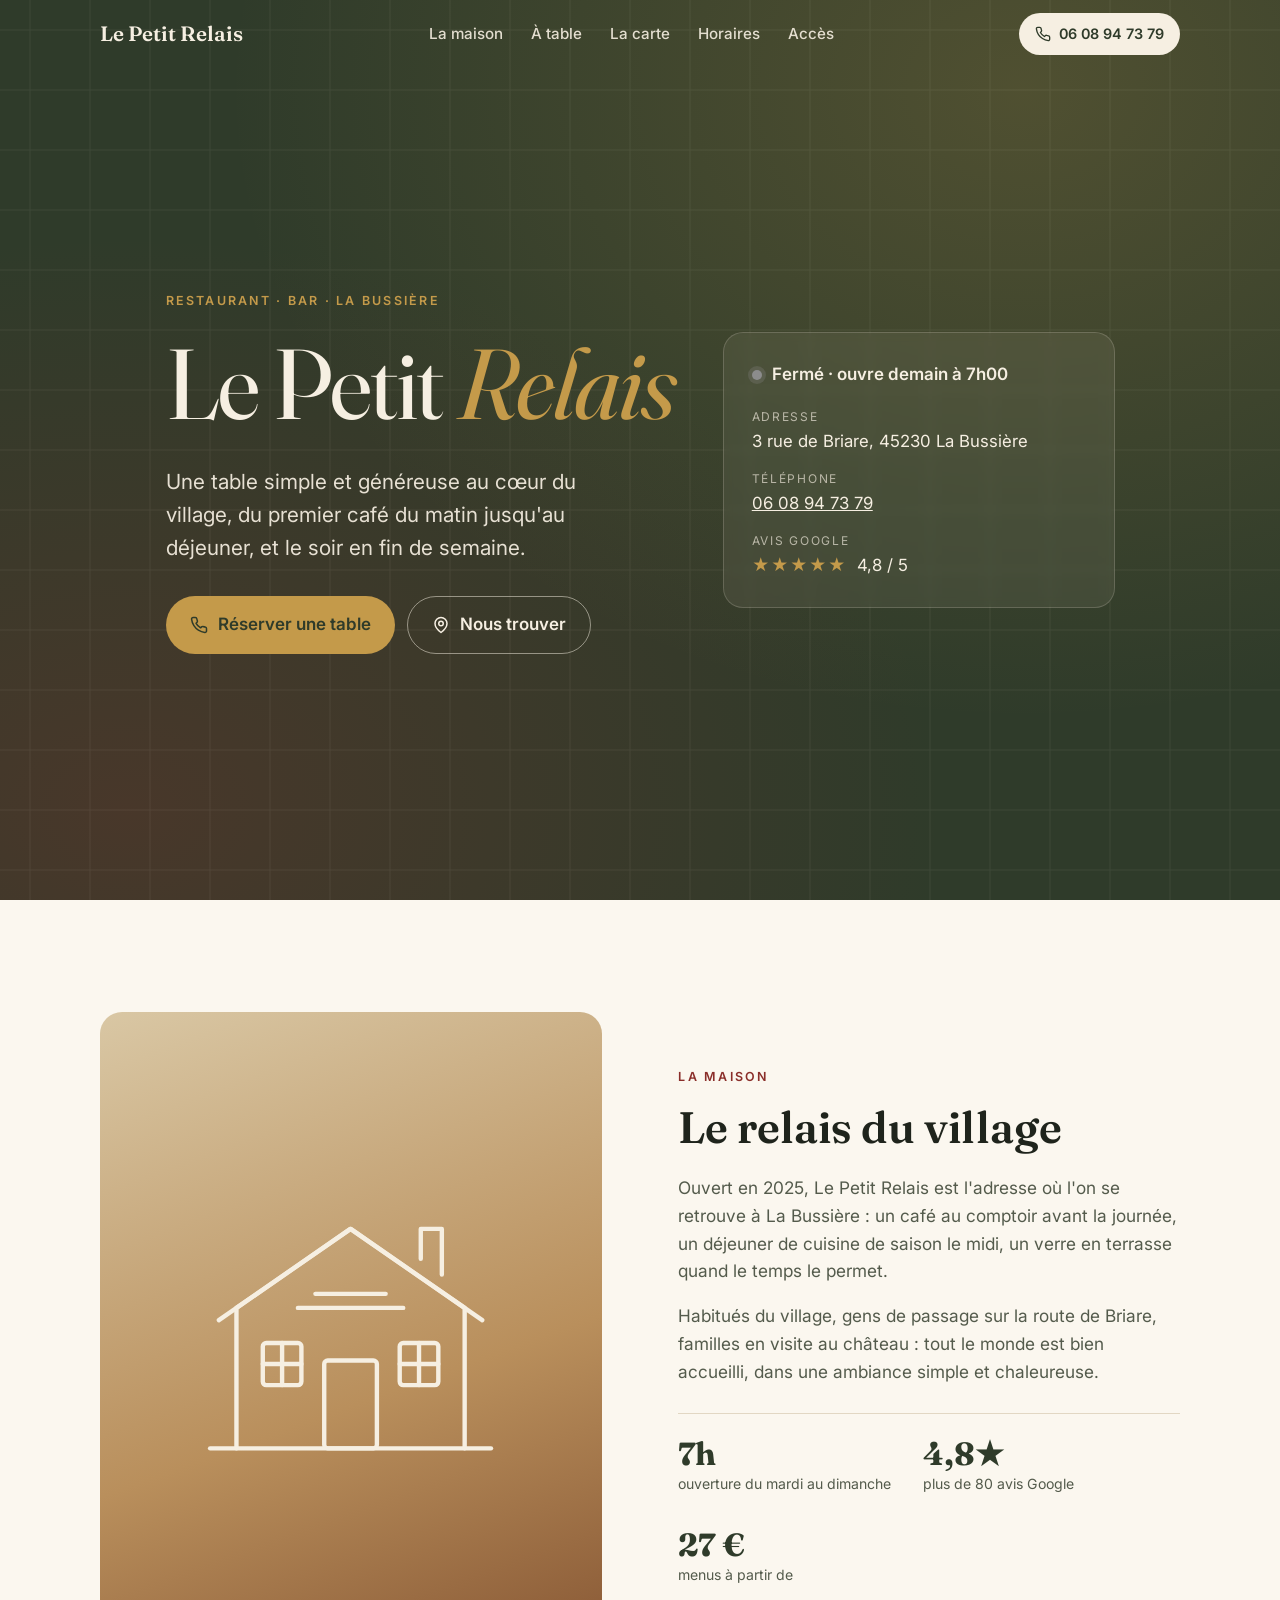
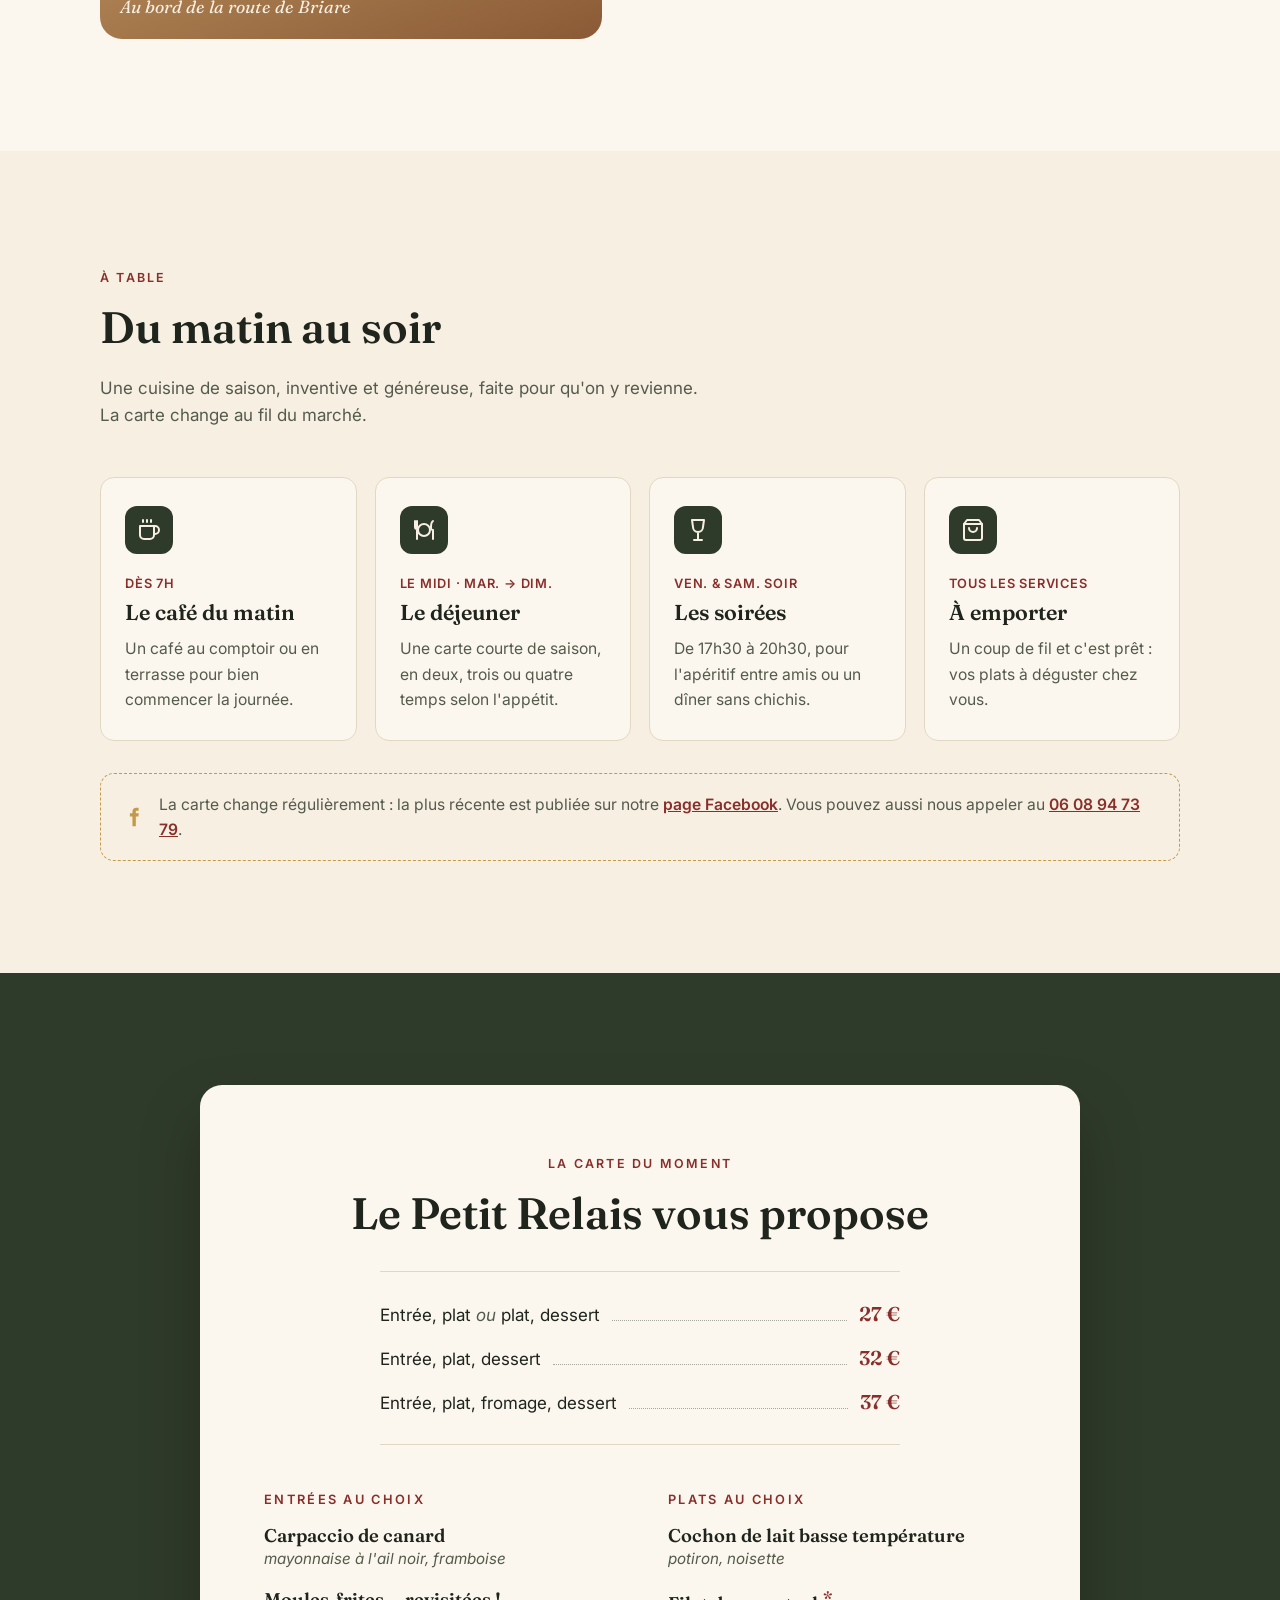
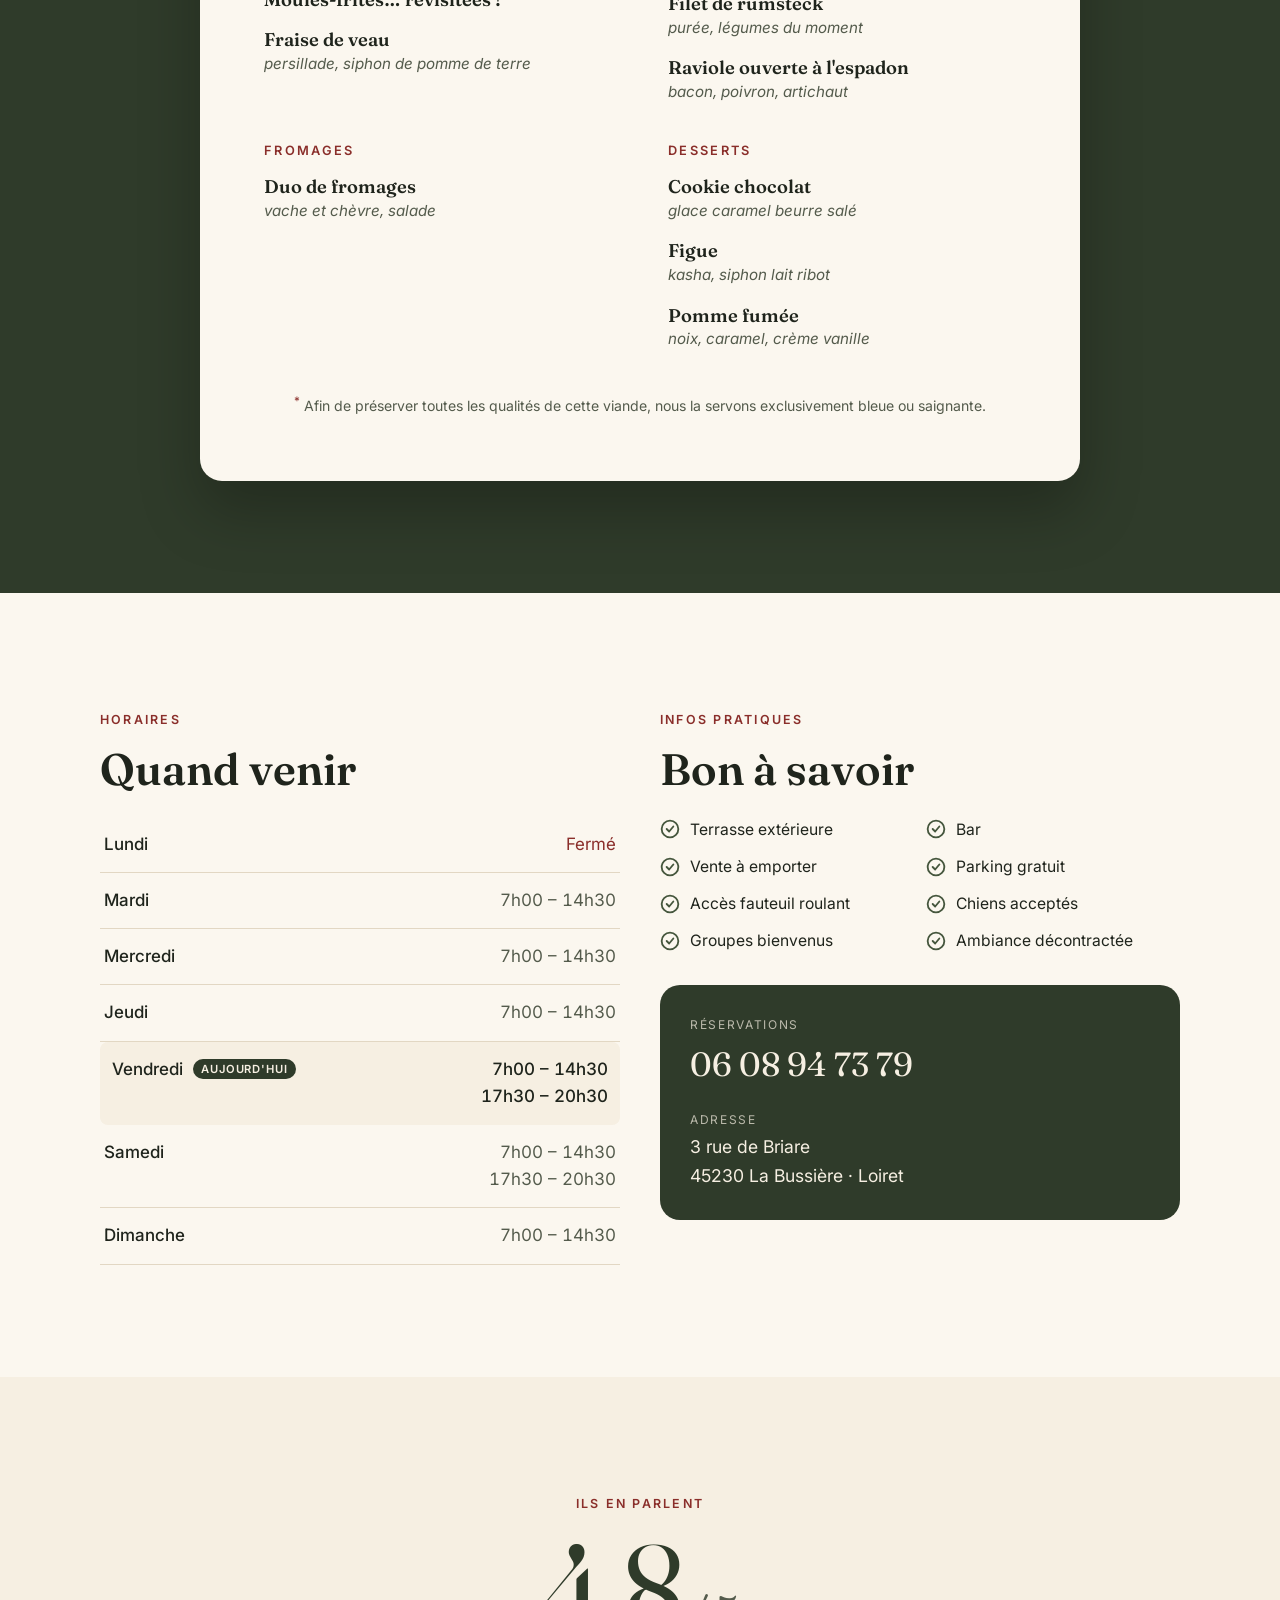
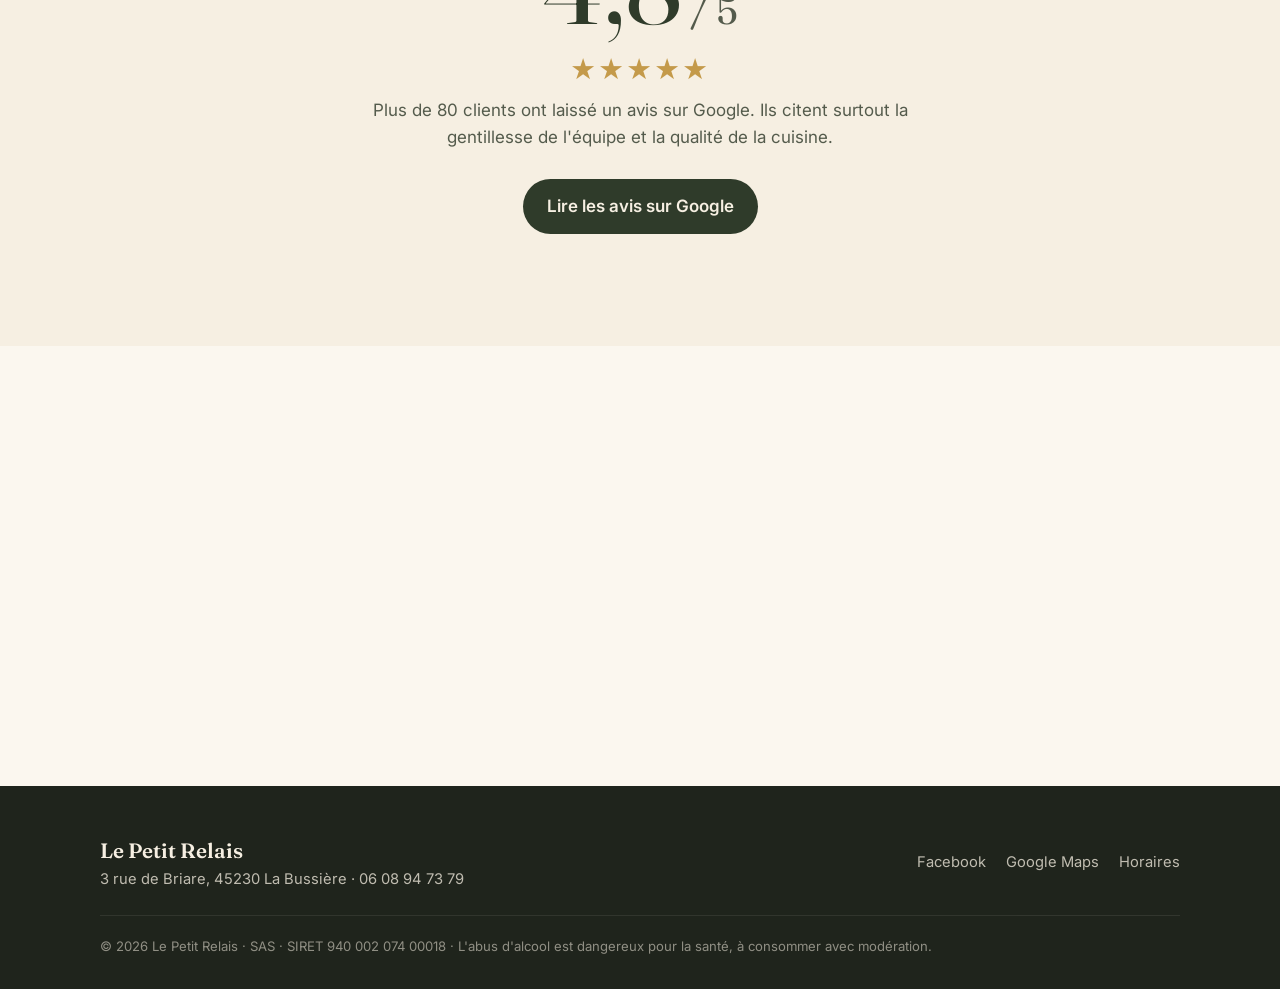
<file: index.html>
<!doctype html>
<html lang="fr">
<head>
<meta charset="utf-8">
<meta name="viewport" content="width=device-width, initial-scale=1">
<title>Le Petit Relais · Restaurant à La Bussière (Loiret)</title>
<meta name="description" content="Le Petit Relais, restaurant traditionnel et bar au 3 rue de Briare à La Bussière (45230). Cuisine de saison, menus de 27 à 37 €. Ouvert du mardi au dimanche dès 7h, le soir le vendredi et samedi. Terrasse, vente à emporter, parking gratuit.">
<meta property="og:title" content="Le Petit Relais · La Bussière">
<meta property="og:description" content="Restaurant traditionnel et bar à La Bussière. Café dès 7h, déjeuner du mardi au dimanche, soirées le vendredi et samedi.">
<meta property="og:type" content="website">
<meta property="og:locale" content="fr_FR">
<meta name="theme-color" content="#2f3b2a">
<link rel="icon" href="data:image/svg+xml,%3Csvg xmlns='http://www.w3.org/2000/svg' viewBox='0 0 64 64'%3E%3Crect width='64' height='64' rx='14' fill='%232f3b2a'/%3E%3Ctext x='32' y='43' font-family='Georgia,serif' font-size='30' fill='%23f4ecdc' text-anchor='middle'%3EPR%3C/text%3E%3C/svg%3E">
<link rel="preconnect" href="https://fonts.googleapis.com">
<link rel="preconnect" href="https://fonts.gstatic.com" crossorigin>
<link href="https://fonts.googleapis.com/css2?family=Fraunces:ital,opsz,wght@0,9..144,400;0,9..144,600;1,9..144,400&family=Inter:wght@400;500;600&display=swap" rel="stylesheet">

<script type="application/ld+json">
{
  "@context": "https://schema.org",
  "@type": "Restaurant",
  "name": "Le Petit Relais",
  "servesCuisine": "Cuisine française de saison",
  "priceRange": "27 € – 37 €",
  "telephone": "+33608947379",
  "address": {
    "@type": "PostalAddress",
    "streetAddress": "3 rue de Briare",
    "addressLocality": "La Bussière",
    "postalCode": "45230",
    "addressRegion": "Centre-Val de Loire",
    "addressCountry": "FR"
  },
  "geo": { "@type": "GeoCoordinates", "latitude": 47.7441466, "longitude": 2.7493533 },
  "openingHoursSpecification": [
    { "@type": "OpeningHoursSpecification", "dayOfWeek": ["Tuesday","Wednesday","Thursday","Sunday"], "opens": "07:00", "closes": "14:30" },
    { "@type": "OpeningHoursSpecification", "dayOfWeek": ["Friday","Saturday"], "opens": "07:00", "closes": "14:30" },
    { "@type": "OpeningHoursSpecification", "dayOfWeek": ["Friday","Saturday"], "opens": "17:30", "closes": "20:30" }
  ],
  "sameAs": ["https://www.facebook.com/profile.php?id=61572533202138"]
}
</script>

<link rel="stylesheet" href="/styles.css">
</head>
<body>

<!-- SVG icons -->
<svg class="sprite" width="0" height="0" aria-hidden="true">
  <symbol id="i-phone" viewBox="0 0 24 24" fill="none" stroke="currentColor" stroke-width="2" stroke-linecap="round" stroke-linejoin="round"><path d="M22 16.9v3a2 2 0 0 1-2.2 2 19.8 19.8 0 0 1-8.6-3.1 19.5 19.5 0 0 1-6-6A19.8 19.8 0 0 1 2.1 4.2 2 2 0 0 1 4.1 2h3a2 2 0 0 1 2 1.7c.1.9.4 1.8.7 2.7a2 2 0 0 1-.5 2.1L8.1 9.8a16 16 0 0 0 6 6l1.3-1.3a2 2 0 0 1 2.1-.4c.9.3 1.8.6 2.7.7a2 2 0 0 1 1.8 2z"/></symbol>
  <symbol id="i-pin" viewBox="0 0 24 24" fill="none" stroke="currentColor" stroke-width="2" stroke-linecap="round" stroke-linejoin="round"><path d="M20 10c0 6-8 12-8 12s-8-6-8-12a8 8 0 0 1 16 0z"/><circle cx="12" cy="10" r="3"/></symbol>
  <symbol id="i-coffee" viewBox="0 0 24 24" fill="none" stroke="currentColor" stroke-width="2" stroke-linecap="round" stroke-linejoin="round"><path d="M17 8h1a4 4 0 0 1 0 8h-1"/><path d="M3 8h14v9a4 4 0 0 1-4 4H7a4 4 0 0 1-4-4z"/><path d="M6 2v2M10 2v2M14 2v2"/></symbol>
  <symbol id="i-plate" viewBox="0 0 24 24" fill="none" stroke="currentColor" stroke-width="2" stroke-linecap="round" stroke-linejoin="round"><circle cx="12" cy="12" r="6"/><path d="M3 3v6a2 2 0 0 0 2 2M5 3v18M21 3c-1.5 1-2 3-2 6s1 3 2 3v9"/></symbol>
  <symbol id="i-glass" viewBox="0 0 24 24" fill="none" stroke="currentColor" stroke-width="2" stroke-linecap="round" stroke-linejoin="round"><path d="M8 22h8M12 15v7M6 2h12l-1 7a5 5 0 0 1-10 0z"/></symbol>
  <symbol id="i-bag" viewBox="0 0 24 24" fill="none" stroke="currentColor" stroke-width="2" stroke-linecap="round" stroke-linejoin="round"><path d="M6 2 3 6v14a2 2 0 0 0 2 2h14a2 2 0 0 0 2-2V6l-3-4z"/><path d="M3 6h18M16 10a4 4 0 0 1-8 0"/></symbol>
  <symbol id="i-check" viewBox="0 0 24 24" fill="none" stroke="currentColor" stroke-width="2.2" stroke-linecap="round" stroke-linejoin="round"><circle cx="12" cy="12" r="10"/><path d="m8 12 3 3 5-6"/></symbol>
  <symbol id="i-fb" viewBox="0 0 24 24" fill="currentColor"><path d="M14 8V6.5c0-.8.2-1.3 1.4-1.3H17V2.1c-.3 0-1.3-.1-2.5-.1-2.5 0-4.2 1.5-4.2 4.3V8H7.5v3.5h2.8V22H14V11.5h2.8l.4-3.5z"/></symbol>
</svg>

<header class="nav" id="nav">
  <div class="wrap">
    <a href="#top" class="brand">Le Petit Relais</a>
    <ul>
      <li><a href="#maison">La maison</a></li>
      <li><a href="#offre">À table</a></li>
      <li><a href="#carte">La carte</a></li>
      <li><a href="#infos">Horaires</a></li>
      <li><a href="#acces">Accès</a></li>
    </ul>
    <a class="nav-call" href="tel:+33608947379"><svg width="16" height="16"><use href="#i-phone"/></svg>06 08 94 73 79</a>
  </div>
</header>

<main id="top">
  <!-- HERO -->
  <section class="hero">
    <div class="wrap">
      <div>
        <span class="eyebrow">Restaurant · Bar · La Bussière</span>
        <h1>Le Petit <em>Relais</em></h1>
        <p class="lead">Une table simple et généreuse au cœur du village, du premier café du matin jusqu'au déjeuner, et le soir en fin de semaine.</p>
        <div class="btns">
          <a class="btn btn-primary" href="tel:+33608947379"><svg><use href="#i-phone"/></svg>Réserver une table</a>
          <a class="btn btn-ghost" href="#acces"><svg><use href="#i-pin"/></svg>Nous trouver</a>
        </div>
      </div>
      <aside class="hero-card" aria-label="En bref">
        <div class="status"><span class="dot" id="statusDot"></span><span id="statusText">Horaires</span></div>
        <dl>
          <div><dt>Adresse</dt><dd>3 rue de Briare, 45230 La Bussière</dd></div>
          <div><dt>Téléphone</dt><dd><a href="tel:+33608947379">06 08 94 73 79</a></dd></div>
          <div><dt>Avis Google</dt><dd class="rating"><span class="stars" aria-hidden="true">★★★★★</span> 4,8 / 5</dd></div>
        </dl>
      </aside>
    </div>
  </section>

  <!-- ABOUT -->
  <section class="about" id="maison">
    <div class="wrap">
      <figure class="about-visual reveal">
        <!-- Remplacer par une photo de la salle ou de la façade : <img src="facade.jpg" alt="..."> -->
        <svg viewBox="0 0 200 160" fill="none" stroke="#f6efe2" stroke-width="2.5" stroke-linecap="round" stroke-linejoin="round" aria-hidden="true">
          <path d="M20 150h160"/>
          <path d="M35 150V70l65-45 65 45v80"/>
          <path d="M25 77 100 25l75 52"/>
          <rect x="85" y="100" width="30" height="50" rx="2"/>
          <rect x="50" y="90" width="22" height="24" rx="2"/><path d="M61 90v24M50 102h22"/>
          <rect x="128" y="90" width="22" height="24" rx="2"/><path d="M139 90v24M128 102h22"/>
          <path d="M70 70h60"/><path d="M80 62h40"/>
          <path d="M140 42V25h12v26"/>
        </svg>
        <figcaption>Au bord de la route de Briare</figcaption>
      </figure>
      <div class="reveal">
        <span class="eyebrow">La maison</span>
        <h2>Le relais du village</h2>
        <p>Ouvert en 2025, Le Petit Relais est l'adresse où l'on se retrouve à La Bussière : un café au comptoir avant la journée, un déjeuner de cuisine de saison le midi, un verre en terrasse quand le temps le permet.</p>
        <p>Habitués du village, gens de passage sur la route de Briare, familles en visite au château : tout le monde est bien accueilli, dans une ambiance simple et chaleureuse.</p>
        <div class="facts">
          <div><strong>7h</strong><span>ouverture du mardi au dimanche</span></div>
          <div><strong>4,8★</strong><span>plus de 80 avis Google</span></div>
          <div><strong>27 €</strong><span>menus à partir de</span></div>
        </div>
      </div>
    </div>
  </section>

  <!-- OFFER -->
  <section class="offer" id="offre">
    <div class="wrap">
      <div class="section-head reveal">
        <span class="eyebrow">À table</span>
        <h2>Du matin au soir</h2>
        <p>Une cuisine de saison, inventive et généreuse, faite pour qu'on y revienne. La carte change au fil du marché.</p>
      </div>
      <div class="cards">
        <article class="card reveal">
          <div class="ico"><svg><use href="#i-coffee"/></svg></div>
          <div class="when">Dès 7h</div>
          <h3>Le café du matin</h3>
          <p>Un café au comptoir ou en terrasse pour bien commencer la journée.</p>
        </article>
        <article class="card reveal">
          <div class="ico"><svg><use href="#i-plate"/></svg></div>
          <div class="when">Le midi · mar. → dim.</div>
          <h3>Le déjeuner</h3>
          <p>Une carte courte de saison, en deux, trois ou quatre temps selon l'appétit.</p>
        </article>
        <article class="card reveal">
          <div class="ico"><svg><use href="#i-glass"/></svg></div>
          <div class="when">Ven. &amp; sam. soir</div>
          <h3>Les soirées</h3>
          <p>De 17h30 à 20h30, pour l'apéritif entre amis ou un dîner sans chichis.</p>
        </article>
        <article class="card reveal">
          <div class="ico"><svg><use href="#i-bag"/></svg></div>
          <div class="when">Tous les services</div>
          <h3>À emporter</h3>
          <p>Un coup de fil et c'est prêt : vos plats à déguster chez vous.</p>
        </article>
      </div>
      <div class="note reveal">
        <svg class="note-ico" width="22" height="22"><use href="#i-fb"/></svg>
        <span>La carte change régulièrement : la plus récente est publiée sur notre <a href="https://www.facebook.com/profile.php?id=61572533202138" target="_blank" rel="noopener">page Facebook</a>. Vous pouvez aussi nous appeler au <a href="tel:+33608947379">06 08 94 73 79</a>.</span>
      </div>
    </div>
  </section>

  <!-- MENU : carte du moment, à mettre à jour quand elle change -->
  <section class="menu" id="carte">
    <div class="wrap">
      <div class="menu-sheet reveal">
        <header class="menu-head">
          <span class="eyebrow">La carte du moment</span>
          <h2>Le Petit Relais vous propose</h2>
        </header>

        <ul class="formulas">
          <li><span>Entrée, plat <i>ou</i> plat, dessert</span><b>27 €</b></li>
          <li><span>Entrée, plat, dessert</span><b>32 €</b></li>
          <li><span>Entrée, plat, fromage, dessert</span><b>37 €</b></li>
        </ul>

        <div class="menu-grid">
          <div class="menu-group">
            <h3>Entrées au choix</h3>
            <ul>
              <li><strong>Carpaccio de canard</strong><span>mayonnaise à l'ail noir, framboise</span></li>
              <li><strong>Moules-frites… revisitées&nbsp;!</strong></li>
              <li><strong>Fraise de veau</strong><span>persillade, siphon de pomme de terre</span></li>
            </ul>
          </div>
          <div class="menu-group">
            <h3>Plats au choix</h3>
            <ul>
              <li><strong>Cochon de lait basse température</strong><span>potiron, noisette</span></li>
              <li><strong>Filet de rumsteck<sup>*</sup></strong><span>purée, légumes du moment</span></li>
              <li><strong>Raviole ouverte à l'espadon</strong><span>bacon, poivron, artichaut</span></li>
            </ul>
          </div>
          <div class="menu-group">
            <h3>Fromages</h3>
            <ul>
              <li><strong>Duo de fromages</strong><span>vache et chèvre, salade</span></li>
            </ul>
          </div>
          <div class="menu-group">
            <h3>Desserts</h3>
            <ul>
              <li><strong>Cookie chocolat</strong><span>glace caramel beurre salé</span></li>
              <li><strong>Figue</strong><span>kasha, siphon lait ribot</span></li>
              <li><strong>Pomme fumée</strong><span>noix, caramel, crème vanille</span></li>
            </ul>
          </div>
        </div>

        <p class="menu-foot"><sup>*</sup> Afin de préserver toutes les qualités de cette viande, nous la servons exclusivement bleue ou saignante.</p>
      </div>
    </div>
  </section>

  <!-- INFO -->
  <section class="info" id="infos">
    <div class="wrap">
      <div class="reveal">
        <span class="eyebrow">Horaires</span>
        <h2>Quand venir</h2>
        <ul class="hours" id="hours">
          <li data-day="1" class="closed"><span class="d">Lundi</span><span class="h">Fermé</span></li>
          <li data-day="2"><span class="d">Mardi</span><span class="h">7h00 – 14h30</span></li>
          <li data-day="3"><span class="d">Mercredi</span><span class="h">7h00 – 14h30</span></li>
          <li data-day="4"><span class="d">Jeudi</span><span class="h">7h00 – 14h30</span></li>
          <li data-day="5"><span class="d">Vendredi</span><span class="h">7h00 – 14h30<br>17h30 – 20h30</span></li>
          <li data-day="6"><span class="d">Samedi</span><span class="h">7h00 – 14h30<br>17h30 – 20h30</span></li>
          <li data-day="0"><span class="d">Dimanche</span><span class="h">7h00 – 14h30</span></li>
        </ul>
      </div>
      <div class="reveal">
        <span class="eyebrow">Infos pratiques</span>
        <h2>Bon à savoir</h2>
        <ul class="services">
          <li><svg><use href="#i-check"/></svg>Terrasse extérieure</li>
          <li><svg><use href="#i-check"/></svg>Bar</li>
          <li><svg><use href="#i-check"/></svg>Vente à emporter</li>
          <li><svg><use href="#i-check"/></svg>Parking gratuit</li>
          <li><svg><use href="#i-check"/></svg>Accès fauteuil roulant</li>
          <li><svg><use href="#i-check"/></svg>Chiens acceptés</li>
          <li><svg><use href="#i-check"/></svg>Groupes bienvenus</li>
          <li><svg><use href="#i-check"/></svg>Ambiance décontractée</li>
        </ul>
        <div class="contact-block">
          <div class="label">Réservations</div>
          <a class="big" href="tel:+33608947379">06 08 94 73 79</a>
          <div class="label">Adresse</div>
          <address>3 rue de Briare<br>45230 La Bussière · Loiret</address>
        </div>
      </div>
    </div>
  </section>

  <!-- REVIEWS -->
  <section class="reviews">
    <div class="wrap reveal">
      <span class="eyebrow">Ils en parlent</span>
      <div class="score">4,8<small> / 5</small></div>
      <div class="stars" aria-label="4,8 étoiles sur 5">★★★★★</div>
      <p>Plus de 80 clients ont laissé un avis sur Google. Ils citent surtout la gentillesse de l'équipe et la qualité de la cuisine.</p>
      <a class="btn btn-primary" href="https://www.google.fr/maps/place/Le+Petit+Relais/@47.7441466,2.7493533,17z/data=!4m6!3m5!1s0x47ef8ad9622e8ff1:0xf6e7df7a3d226c78!8m2!3d47.7441466!4d2.7493533" target="_blank" rel="noopener">Lire les avis sur Google</a>
    </div>
  </section>

  <!-- MAP -->
  <section class="map" id="acces" aria-label="Plan d'accès">
    <iframe
      title="Le Petit Relais sur Google Maps"
      loading="lazy"
      referrerpolicy="no-referrer-when-downgrade"
      src="https://www.google.com/maps?q=Le+Petit+Relais,+3+rue+de+Briare,+45230+La+Bussi%C3%A8re&ll=47.7441466,2.7493533&z=16&output=embed"></iframe>
  </section>
</main>

<footer>
  <div class="wrap">
    <div>
      <a href="#top" class="brand">Le Petit Relais</a>
      <div>3 rue de Briare, 45230 La Bussière · <a href="tel:+33608947379">06 08 94 73 79</a></div>
    </div>
    <nav>
      <a href="https://www.facebook.com/profile.php?id=61572533202138" target="_blank" rel="noopener">Facebook</a>
      <a href="https://www.google.fr/maps/place/Le+Petit+Relais/@47.7441466,2.7493533,17z" target="_blank" rel="noopener">Google Maps</a>
      <a href="#infos">Horaires</a>
    </nav>
    <div class="legal">© <span id="year">2026</span> Le Petit Relais · SAS · SIRET 940 002 074 00018 · L'abus d'alcool est dangereux pour la santé, à consommer avec modération.</div>
  </div>
</footer>

<div class="callbar">
  <a class="c1" href="tel:+33608947379"><svg><use href="#i-phone"/></svg>Appeler</a>
  <a class="c2" href="https://www.google.com/maps/dir/?api=1&destination=47.7441466,2.7493533" target="_blank" rel="noopener"><svg><use href="#i-pin"/></svg>Itinéraire</a>
</div>

<script>
  // Nav background on scroll
  const nav = document.getElementById('nav');
  const onScroll = () => nav.classList.toggle('scrolled', window.scrollY > 40);
  onScroll(); window.addEventListener('scroll', onScroll, { passive: true });

  // Opening hours: [day] => list of [openMin, closeMin]; 0 = Sunday
  const H = { 0: [[420, 870]], 1: [], 2: [[420, 870]], 3: [[420, 870]], 4: [[420, 870]],
              5: [[420, 870], [1050, 1230]], 6: [[420, 870], [1050, 1230]] };
  const names = ['dimanche','lundi','mardi','mercredi','jeudi','vendredi','samedi'];
  const fmt = m => `${Math.floor(m / 60)}h${String(m % 60).padStart(2, '0')}`;

  // Use French local time regardless of visitor's timezone
  const parts = new Intl.DateTimeFormat('en-GB', { timeZone: 'Europe/Paris', weekday: 'short', hour: '2-digit', minute: '2-digit', hour12: false }).formatToParts(new Date());
  const wd = ['Sun','Mon','Tue','Wed','Thu','Fri','Sat'].indexOf(parts.find(p => p.type === 'weekday').value);
  const now = (+parts.find(p => p.type === 'hour').value % 24) * 60 + +parts.find(p => p.type === 'minute').value;

  document.querySelector(`#hours li[data-day="${wd}"]`)?.classList.add('today');

  const slot = H[wd].find(([o, c]) => now >= o && now < c);
  const dot = document.getElementById('statusDot'), txt = document.getElementById('statusText');
  if (slot) {
    dot.classList.add('open');
    txt.textContent = `Ouvert · jusqu'à ${fmt(slot[1])}`;
  } else {
    const later = H[wd].find(([o]) => o > now);
    if (later) txt.textContent = `Fermé · ouvre à ${fmt(later[0])}`;
    else {
      for (let i = 1; i <= 7; i++) {
        const d = (wd + i) % 7;
        if (H[d].length) { txt.textContent = `Fermé · ouvre ${i === 1 ? 'demain' : names[d]} à ${fmt(H[d][0][0])}`; break; }
      }
    }
  }

  document.getElementById('year').textContent = new Date().getFullYear();

  // Reveal on scroll
  const io = new IntersectionObserver(es => es.forEach(e => { if (e.isIntersecting) { e.target.classList.add('in'); io.unobserve(e.target); } }), { threshold: .12 });
  document.querySelectorAll('.reveal').forEach(el => io.observe(el));
</script>
</body>
</html>
</file>
<file: styles.css>
.sprite { position: absolute; }

:root {
  --cream: #f6efe2;
  --paper: #fbf7ef;
  --ink: #1f241c;
  --ink-soft: #545b4c;
  --green: #2f3b2a;
  --green-2: #45563d;
  --wine: #8a2e2a;
  --gold: #c49a4a;
  --line: #e2d7c3;
  --radius: 14px;
  --max: 1120px;
}
*, *::before, *::after { box-sizing: border-box; }
html { scroll-behavior: smooth; scroll-padding-top: 72px; }
body {
  margin: 0;
  font-family: "Inter", system-ui, sans-serif;
  font-size: 17px;
  line-height: 1.6;
  color: var(--ink);
  background: var(--paper);
  -webkit-font-smoothing: antialiased;
}
h1, h2, h3 { font-family: "Fraunces", Georgia, serif; font-weight: 600; line-height: 1.15; margin: 0 0 .5em; }
h2 { font-size: clamp(2rem, 4vw, 2.75rem); }
h3 { font-size: 1.35rem; }
p { margin: 0 0 1em; }
a { color: inherit; }
.wrap { max-width: var(--max); margin: 0 auto; padding: 0 20px; }
.eyebrow {
  font-size: .78rem; font-weight: 600; letter-spacing: .18em; text-transform: uppercase;
  color: var(--wine); margin-bottom: .9rem; display: inline-block;
}
section { padding: clamp(64px, 10vw, 112px) 0; }

/* ---------- Nav ---------- */
.nav {
  position: fixed; inset: 0 0 auto 0; z-index: 50;
  transition: background .3s, box-shadow .3s;
}
.nav.scrolled { background: rgba(251,247,239,.94); backdrop-filter: blur(8px); box-shadow: 0 1px 0 var(--line); }
.nav .wrap { display: flex; align-items: center; justify-content: space-between; height: 68px; }
.brand { font-family: "Fraunces", serif; font-size: 1.3rem; font-weight: 600; text-decoration: none; color: var(--cream); transition: color .3s; }
.nav.scrolled .brand { color: var(--green); }
.nav ul { display: flex; gap: 28px; list-style: none; margin: 0; padding: 0; }
.nav ul a { text-decoration: none; font-size: .95rem; font-weight: 500; color: var(--cream); opacity: .9; transition: color .3s; }
.nav.scrolled ul a { color: var(--ink); }
.nav ul a:hover { opacity: 1; text-decoration: underline; text-underline-offset: 4px; }
.nav-call {
  display: inline-flex; align-items: center; gap: 8px;
  padding: 9px 16px; border-radius: 999px; font-weight: 600; font-size: .9rem; text-decoration: none;
  background: var(--cream); color: var(--green);
}
.nav.scrolled .nav-call { background: var(--green); color: var(--cream); }
@media (max-width: 820px) { .nav ul { display: none; } }

/* ---------- Hero ---------- */
.hero {
  position: relative; min-height: 100svh; display: flex; align-items: center;
  background:
    radial-gradient(ellipse at 80% 10%, rgba(196,154,74,.22), transparent 55%),
    radial-gradient(ellipse at 10% 90%, rgba(138,46,42,.28), transparent 50%),
    var(--green);
  color: var(--cream); overflow: hidden; padding: 120px 0 80px;
}
.hero::before {
  content: ""; position: absolute; inset: 0; opacity: .07;
  background-image: url("data:image/svg+xml,%3Csvg xmlns='http://www.w3.org/2000/svg' width='60' height='60'%3E%3Cpath d='M30 0v60M0 30h60' stroke='%23f6efe2' stroke-width='1'/%3E%3C/svg%3E");
}
.hero .wrap { position: relative; display: grid; grid-template-columns: 1.3fr 1fr; gap: 48px; align-items: center; }
.hero .eyebrow { color: var(--gold); }
.hero h1 { font-size: clamp(3rem, 9vw, 6.2rem); font-weight: 400; letter-spacing: -.02em; margin-bottom: .25em; }
.hero h1 em { font-style: italic; color: var(--gold); }
.hero .lead { font-size: clamp(1.1rem, 2vw, 1.3rem); max-width: 34ch; opacity: .92; margin-bottom: 2rem; }
.btns { display: flex; flex-wrap: wrap; gap: 12px; }
.btn {
  display: inline-flex; align-items: center; gap: 10px; padding: 14px 24px; border-radius: 999px;
  font-weight: 600; text-decoration: none; transition: transform .15s, background .2s;
}
.btn:hover { transform: translateY(-2px); }
.btn-primary { background: var(--gold); color: var(--green); }
.btn-ghost { border: 1.5px solid rgba(246,239,226,.5); color: var(--cream); }
.btn-ghost:hover { background: rgba(246,239,226,.1); }
.btn svg { width: 18px; height: 18px; flex: none; }

.hero-card {
  background: rgba(246,239,226,.07); border: 1px solid rgba(246,239,226,.18);
  border-radius: 20px; padding: 28px; backdrop-filter: blur(4px);
}
.status { display: flex; align-items: center; gap: 10px; font-weight: 600; margin-bottom: 18px; }
.dot { width: 10px; height: 10px; border-radius: 50%; background: #8c8c8c; box-shadow: 0 0 0 4px rgba(140,140,140,.25); }
.dot.open { background: #7bc47f; box-shadow: 0 0 0 4px rgba(123,196,127,.25); }
.hero-card dl { margin: 0; display: grid; gap: 14px; }
.hero-card dt { font-size: .75rem; letter-spacing: .14em; text-transform: uppercase; opacity: .65; }
.hero-card dd { margin: 2px 0 0; font-size: 1.05rem; }
.rating { display: flex; align-items: center; gap: 10px; }
.stars { color: var(--gold); letter-spacing: 2px; }
@media (max-width: 860px) {
  .hero .wrap { grid-template-columns: 1fr; }
}

/* ---------- About ---------- */
.about .wrap { display: grid; grid-template-columns: 1fr 1fr; gap: clamp(32px, 6vw, 80px); align-items: center; }
.about p { color: var(--ink-soft); font-size: 1.08rem; }
.about-visual {
  margin: 0;
  aspect-ratio: 4/5; border-radius: 22px; position: relative; overflow: hidden;
  background: linear-gradient(160deg, #d9c7a4, #b98f5c 60%, #8a5a36);
  display: grid; place-items: center;
}
.about-visual svg { width: 70%; height: auto; }
.about-visual figcaption {
  position: absolute; left: 20px; bottom: 18px; right: 20px;
  font-family: "Fraunces", serif; font-style: italic; color: var(--cream); font-size: 1.1rem;
}
.facts { display: flex; gap: 32px; flex-wrap: wrap; margin-top: 28px; padding-top: 24px; border-top: 1px solid var(--line); }
.facts strong { display: block; font-family: "Fraunces", serif; font-size: 2rem; color: var(--green); line-height: 1; }
.facts span { font-size: .88rem; color: var(--ink-soft); }
@media (max-width: 820px) { .about .wrap { grid-template-columns: 1fr; } .about-visual { aspect-ratio: 16/10; } }

/* ---------- Offer ---------- */
.offer { background: var(--cream); }
.section-head { max-width: 620px; margin-bottom: 48px; }
.section-head p { color: var(--ink-soft); }
.cards { display: grid; grid-template-columns: repeat(4, 1fr); gap: 18px; }
.card {
  background: var(--paper); border: 1px solid var(--line); border-radius: var(--radius);
  padding: 28px 24px; display: flex; flex-direction: column;
}
.card .ico {
  width: 48px; height: 48px; border-radius: 12px; display: grid; place-items: center;
  background: var(--green); color: var(--cream); margin-bottom: 20px;
}
.card .ico svg { width: 24px; height: 24px; }
.card .when { font-size: .8rem; font-weight: 600; color: var(--wine); letter-spacing: .06em; text-transform: uppercase; margin-bottom: 6px; }
.card p { color: var(--ink-soft); font-size: .98rem; margin: 0; }
@media (max-width: 960px) { .cards { grid-template-columns: repeat(2, 1fr); } }
@media (max-width: 540px) { .cards { grid-template-columns: 1fr; } }

.note {
  margin-top: 32px; padding: 18px 22px; border-radius: var(--radius); border: 1px dashed var(--gold);
  display: flex; gap: 14px; align-items: center; font-size: .98rem; color: var(--ink-soft);
}
.note-ico { color: var(--gold); flex: none; }
.note a { color: var(--wine); font-weight: 600; }

/* ---------- Menu ---------- */
.menu { background: var(--green); }
.menu-sheet {
  max-width: 880px; margin: 0 auto; background: var(--paper); border-radius: 22px;
  padding: clamp(32px, 6vw, 64px); box-shadow: 0 30px 60px rgba(0,0,0,.25);
}
.menu-head { text-align: center; margin-bottom: 32px; }
.menu-head h2 { margin: 0; }
.formulas {
  list-style: none; margin: 0 auto 48px; padding: 20px 0; max-width: 520px;
  border-top: 1px solid var(--line); border-bottom: 1px solid var(--line);
}
.formulas li { display: flex; align-items: baseline; gap: 12px; padding: 6px 0; }
.formulas li::after { content: ""; order: 1; flex: 1; border-bottom: 1px dotted var(--ink-soft); opacity: .5; }
.formulas span { order: 0; }
.formulas i { color: var(--ink-soft); }
.formulas b { order: 2; font-family: "Fraunces", serif; font-size: 1.25rem; color: var(--wine); font-weight: 600; font-variant-numeric: tabular-nums; }
.menu-grid { display: grid; grid-template-columns: 1fr 1fr; gap: 40px 56px; }
.menu-group h3 {
  font-size: .8rem; font-family: "Inter", sans-serif; font-weight: 600; letter-spacing: .18em;
  text-transform: uppercase; color: var(--wine); margin-bottom: 16px;
}
.menu-group ul { list-style: none; margin: 0; padding: 0; display: grid; gap: 16px; }
.menu-group strong { display: block; font-family: "Fraunces", serif; font-weight: 600; font-size: 1.15rem; line-height: 1.3; }
.menu-group li span { display: block; color: var(--ink-soft); font-size: .95rem; font-style: italic; }
.menu-group sup, .menu-foot sup { color: var(--wine); }
.menu-foot { margin: 40px 0 0; text-align: center; font-size: .88rem; color: var(--ink-soft); }
@media (max-width: 680px) { .menu-grid { grid-template-columns: 1fr; } }

/* ---------- Hours & Info ---------- */
.info .wrap { display: grid; grid-template-columns: 1fr 1fr; gap: 40px; }
.hours { list-style: none; margin: 0; padding: 0; }
.hours li {
  display: flex; justify-content: space-between; gap: 16px; padding: 14px 4px; border-bottom: 1px solid var(--line);
}
.hours li .d { font-weight: 500; }
.hours li .h { text-align: right; color: var(--ink-soft); font-variant-numeric: tabular-nums; }
.hours li.closed .h { color: var(--wine); }
.hours li.today { background: var(--cream); border-radius: 8px; padding-left: 12px; padding-right: 12px; border-bottom-color: transparent; }
.hours li.today .d::after { content: "Aujourd'hui"; margin-left: 10px; font-size: .7rem; font-weight: 600; letter-spacing: .08em; text-transform: uppercase; background: var(--green); color: var(--cream); padding: 3px 8px; border-radius: 99px; vertical-align: 2px; }
.hours li.today .h { color: var(--ink); font-weight: 500; }

.services { display: grid; grid-template-columns: 1fr 1fr; gap: 12px; margin: 0 0 32px; padding: 0; list-style: none; }
.services li { display: flex; gap: 10px; align-items: center; font-size: .98rem; }
.services svg { width: 20px; height: 20px; color: var(--green-2); flex: none; }
.contact-block { background: var(--green); color: var(--cream); border-radius: 20px; padding: 30px; }
.contact-block a.big { font-family: "Fraunces", serif; font-size: clamp(1.6rem, 4vw, 2.1rem); text-decoration: none; display: block; margin: 4px 0 18px; }
.contact-block .label { font-size: .75rem; letter-spacing: .14em; text-transform: uppercase; opacity: .7; }
.contact-block address { font-style: normal; font-size: 1.1rem; margin: 4px 0 0; }
@media (max-width: 860px) { .info .wrap { grid-template-columns: 1fr; } }
@media (max-width: 420px) { .services { grid-template-columns: 1fr; } }

/* ---------- Reviews ---------- */
.reviews { background: var(--cream); text-align: center; }
.reviews .score { font-family: "Fraunces", serif; font-size: clamp(4rem, 12vw, 7rem); color: var(--green); line-height: 1; }
.reviews .score small { font-size: .35em; color: var(--ink-soft); }
.reviews .stars { font-size: 1.6rem; margin: 10px 0 6px; }
.reviews p { color: var(--ink-soft); max-width: 52ch; margin: 0 auto 28px; }
.reviews .btn-primary { background: var(--green); color: var(--cream); }

/* ---------- Map ---------- */
.map { padding: 0; }
.map iframe { display: block; width: 100%; height: 440px; border: 0; filter: grayscale(.25) sepia(.12); }

/* ---------- Footer ---------- */
footer { background: var(--ink); color: rgba(246,239,226,.75); padding: 48px 0 32px; font-size: .92rem; }
footer .wrap { display: flex; flex-wrap: wrap; justify-content: space-between; gap: 24px; align-items: center; }
footer .brand { color: var(--cream); }
footer nav { display: flex; gap: 20px; flex-wrap: wrap; }
footer a { text-decoration: none; }
footer a:hover { color: var(--cream); }
.legal { width: 100%; border-top: 1px solid rgba(246,239,226,.12); padding-top: 20px; font-size: .82rem; opacity: .7; }

/* ---------- Mobile call bar ---------- */
.callbar { display: none; }
@media (max-width: 640px) {
  .callbar {
    display: flex; position: fixed; inset: auto 12px 12px 12px; z-index: 60; gap: 8px;
  }
  .callbar a {
    flex: 1; display: flex; align-items: center; justify-content: center; gap: 8px;
    padding: 14px; border-radius: 999px; font-weight: 600; text-decoration: none;
    box-shadow: 0 8px 24px rgba(0,0,0,.18);
  }
  .callbar .c1 { background: var(--wine); color: #fff; }
  .callbar .c2 { background: var(--paper); color: var(--green); }
  .callbar svg { width: 18px; height: 18px; }
  footer { padding-bottom: 96px; }
  .nav-call { display: none; }
}

.reveal { opacity: 0; transform: translateY(16px); transition: opacity .7s ease, transform .7s ease; }
.reveal.in { opacity: 1; transform: none; }
@media (prefers-reduced-motion: reduce) { .reveal { opacity: 1; transform: none; transition: none; } html { scroll-behavior: auto; } }
</file>
